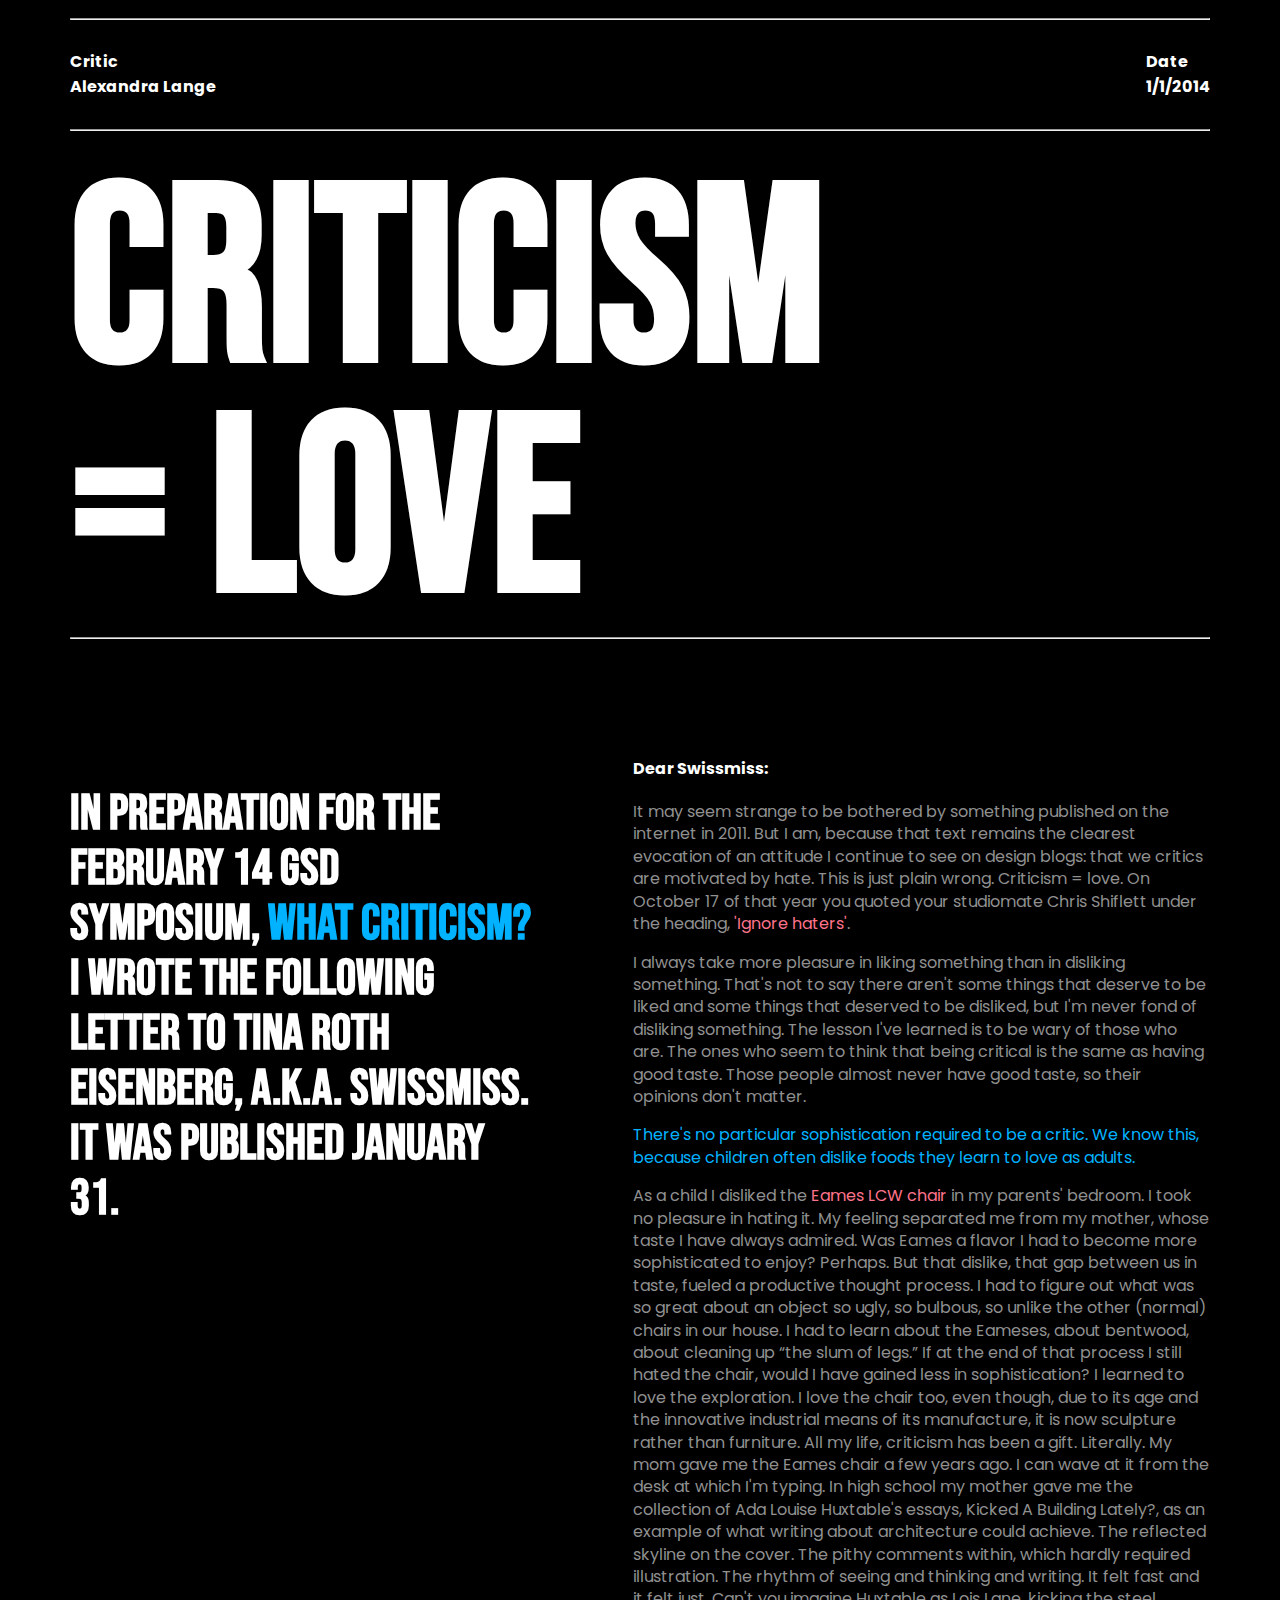
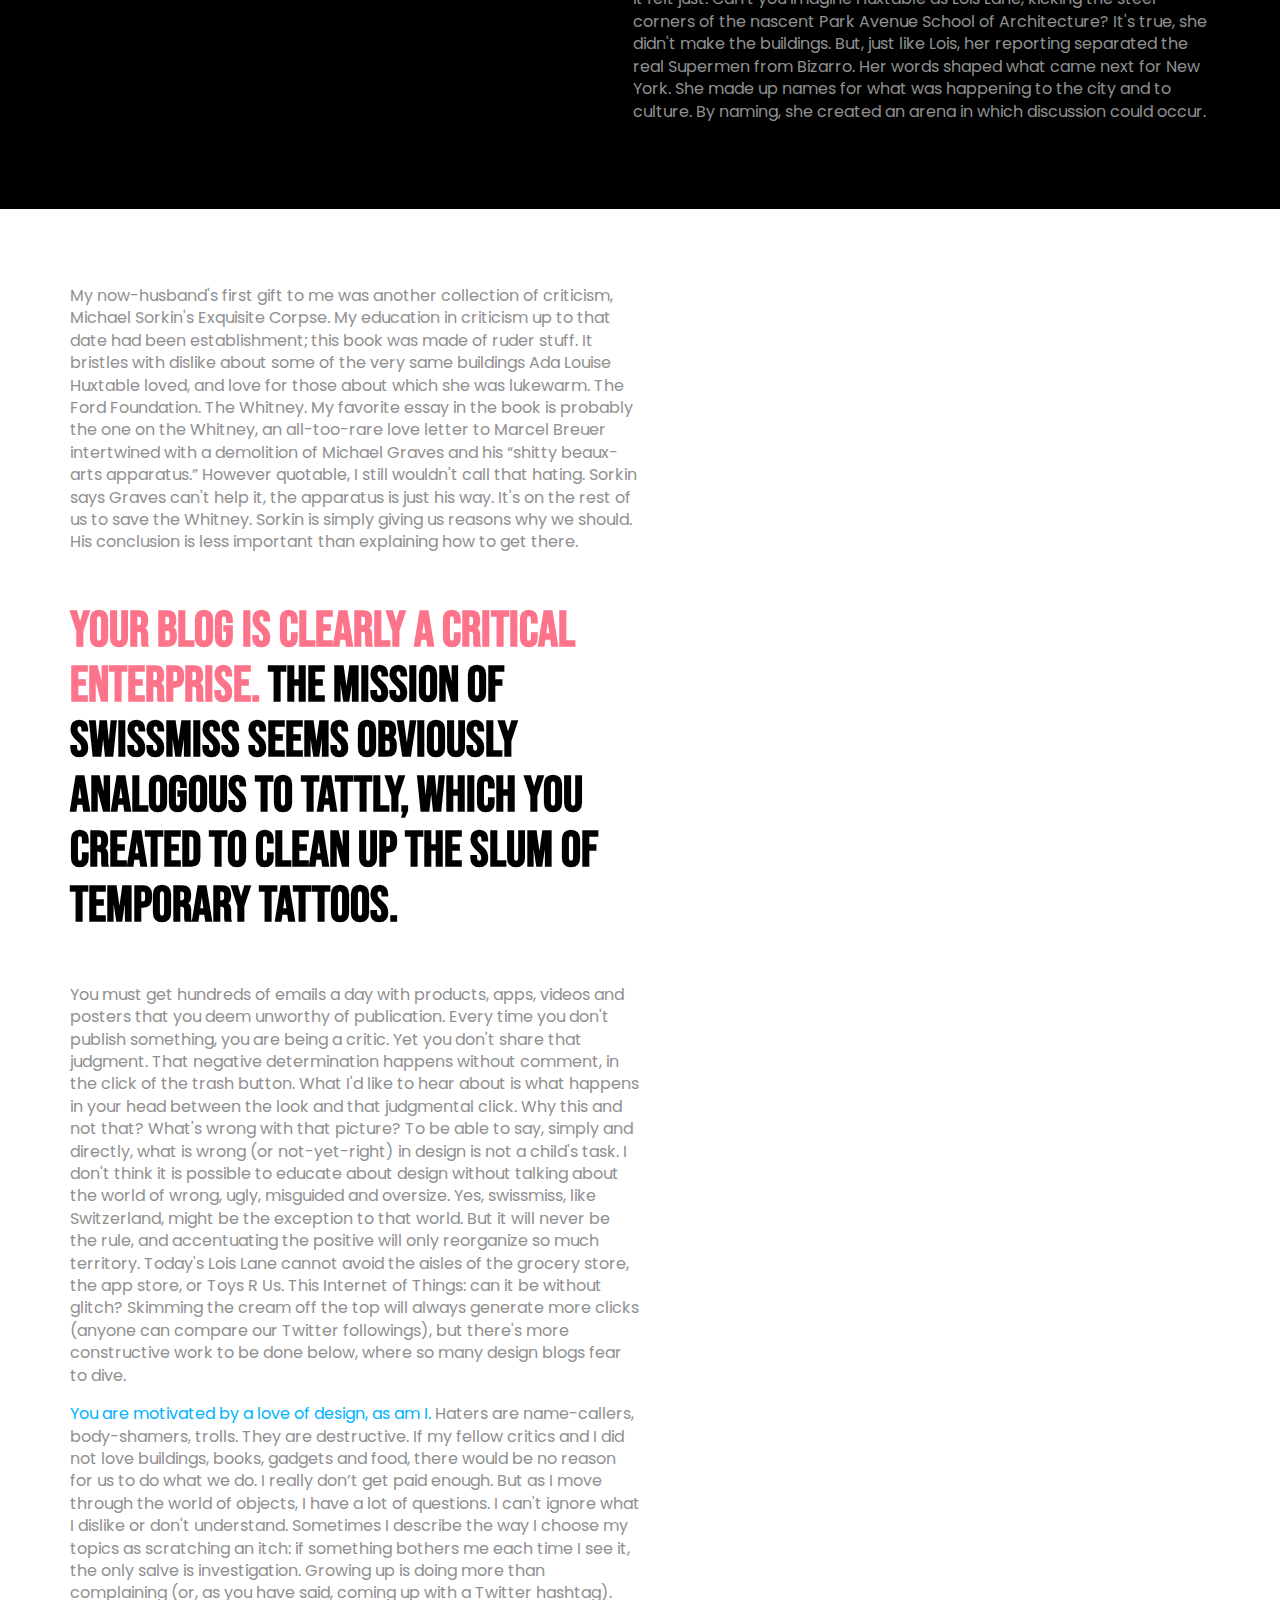
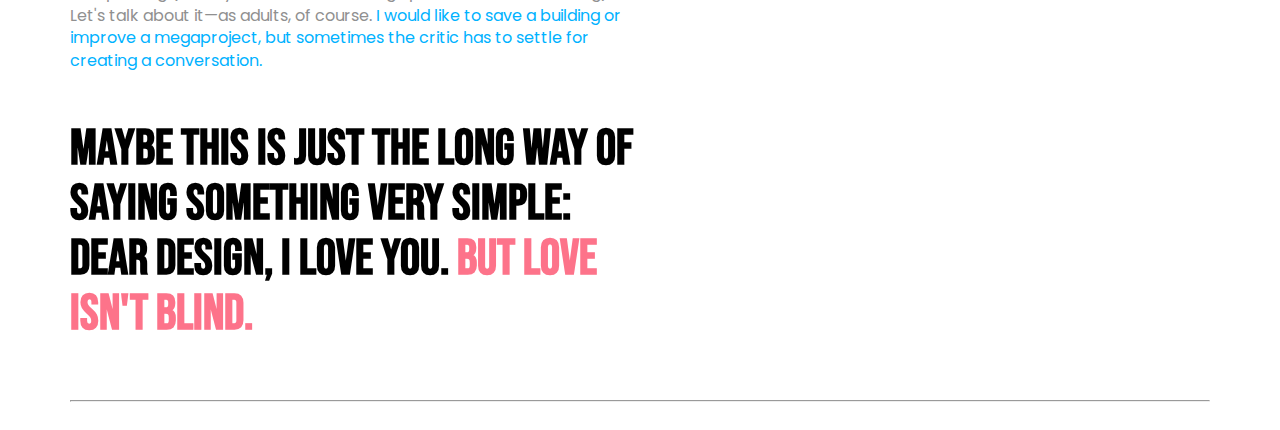
<file: index.html>
<!DOCTYPE html>
<html lang="en">
    <head>
        <meta name="viewport" content="width=device-width, initial-scale=1">
        <link rel="preconnect" href="https://fonts.googleapis.com">
        <link rel="preconnect" href="https://fonts.gstatic.com" crossorigin>
        <link href="https://fonts.googleapis.com/css2?family=Bebas+Neue&family=Poppins:ital,wght@0,100;0,200;0,300;0,400;0,500;0,600;0,700;0,800;0,900;1,100;1,200;1,300;1,400;1,500;1,600;1,700;1,800;1,900&display=swap" rel="stylesheet">
        <title>
            Criticism = Love
        </title>
        <link rel="stylesheet" href="style.css"/>

    </head>

    <body>
        <section class="navbar">
            <hr>
            <div class="uppernav">
                <div class="column-1">
                    <h4>
                        Critic
                        <br>
                        Alexandra Lange
                    </div>

                    <div class="column-2">
                        <h4>
                            Date
                            <br>
                            1/1/2014
                        </h4>
                    </div>


                </div>


                <hr>

            </section>
            <section class="hero">
                <h1>Criticism
                    <br>
                    = Love
                </h1>
                <hr>
            </section>


            <section class="section1">

                <div class="row">

                    <div class="columnpara">
                        <h3>In preparation for the February 14  GSD symposium,
                            <span class="bluehighlight">
                                What criticism?
                            </span>
                            I wrote the following letter to Tina Roth Eisenberg, a.k.a. swissmiss. It was published January 31.</h3>
                    </div>

                    <div class="column">
                        <h4>Dear Swissmiss:</h4>

                        <p>It may seem strange to be bothered by something published on the internet in 2011. But I am, because that text remains the clearest evocation of an attitude I continue to see on design blogs: that we critics are motivated by hate. This is just plain wrong. Criticism = love.
                                                        
                                                                    On October 17 of that year you quoted your studiomate Chris Shiflett under the heading,
                            <span class="pinkhighlight">
                                'Ignore haters'</span>.</p>

                        <p>
                            I always take more pleasure in liking something than in disliking something. That's not to say there aren't some things that deserve to be liked and some things that deserved to be disliked, but I'm never fond of disliking something.
                                                        
                                                        The lesson I've learned is to be wary of those who are. The ones who seem to think that being critical is the same as having good taste. Those people almost never have good taste, so their opinions don't matter.

                        </p>

                        <p class="bluehighlight">
                            There's no particular sophistication required to be a critic. We know this, because children often dislike foods they learn to love as adults.
                        </p>

                        <p>
                            As a child I disliked the
                            <span class="pinkhighlight">
                                Eames LCW chair
                            </span>
                            in my parents' bedroom. I took no pleasure in hating it. My feeling separated me from my mother, whose taste I have always admired. Was Eames a flavor I had to become more sophisticated to enjoy? Perhaps. But that dislike, that gap between us in taste, fueled a productive thought process. I had to figure out what was so great about an object so ugly, so bulbous, so unlike the other (normal) chairs in our house. I had to learn about the Eameses, about bentwood, about cleaning up “the slum of legs.” If at the end of that process I still hated the chair, would I have gained less in sophistication? I learned to love the exploration. I love the chair too, even though, due to its age and the innovative industrial means of its manufacture, it is now sculpture rather than furniture.
                                                        
                                                        All my life, criticism has been a gift. Literally. My mom gave me the Eames chair a few years ago. I can wave at it from the desk at which I'm typing.
                                                        
                                                        In high school my mother gave me the collection of Ada Louise Huxtable's essays, Kicked A Building Lately?, as an example of what writing about architecture could achieve. The reflected skyline on the cover. The pithy comments within, which hardly required illustration. The rhythm of seeing and thinking and writing. It felt fast and it felt just. Can't you imagine Huxtable as Lois Lane, kicking the steel corners of the nascent Park Avenue School of Architecture? It's true, she didn't make the buildings. But, just like Lois, her reporting separated the real Supermen from Bizarro. Her words shaped what came next for New York. She made up names for what was happening to the city and to culture. By naming, she created an arena in which discussion could occur.
                        </p>
                    </div>
                </div>
            </section>


            <section class="section2">


                <div class="row">
                    <div class="column">
                        <p>
                            My now-husband's first gift to me was another collection of criticism, Michael Sorkin's Exquisite Corpse. My education in criticism up to that date had been establishment; this book was made of ruder stuff. It bristles with dislike about some of the very same buildings Ada Louise Huxtable loved, and love for those about which she was lukewarm. The Ford Foundation. The Whitney. My favorite essay in the book is probably the one on the Whitney, an all-too-rare love letter to Marcel Breuer intertwined with a demolition of Michael Graves and his “shitty beaux-arts apparatus.” However quotable, I still wouldn't call that hating. Sorkin says Graves can't help it, the apparatus is just his way. It's on the rest of us to save the Whitney. Sorkin is simply giving us reasons why we should. His conclusion is less important than explaining how to get there.
                        </p>

                        <h3>
                            <span class="pinkhighlight">
                                Your blog is clearly a critical enterprise.</span>
                            The mission of swissmiss seems obviously analogous to Tattly, which you created to clean up the slum of temporary tattoos.</h3>

                        <p>You must get hundreds of emails a day with products, apps, videos and posters that you deem unworthy of publication. Every time you don't publish something, you are being a critic. Yet you don't share that judgment. That negative determination happens without comment, in the click of the trash button. What I'd like to hear about is what happens in your head between the look and that judgmental click. Why this and not that? What's wrong with that picture?
                                                        
                                                                To be able to say, simply and directly, what is wrong (or not-yet-right) in design is not a child's task. I don't think it is possible to educate about design without talking about the world of wrong, ugly, misguided and oversize. Yes, swissmiss, like Switzerland, might be the exception to that world. But it will never be the rule, and accentuating the positive will only reorganize so much territory. Today's Lois Lane cannot avoid the aisles of the grocery store, the app store, or Toys R Us. This Internet of Things: can it be without glitch? Skimming the cream off the top will always generate more clicks (anyone can compare our Twitter followings), but there's more constructive work to be done below, where so many design blogs fear to dive.

                        </p>
                        <p>
                            <span class="bluehighlight">You are motivated by a love of design, as am I.
                            </span>
                            Haters are name-callers, body-shamers, trolls. They are destructive. If my fellow critics and I did not love buildings, books, gadgets and food, there would be no reason for us to do what we do. I really don’t get paid enough. But as I move through the world of objects, I have a lot of questions. I can't ignore what I dislike or don't understand. Sometimes I describe the way I choose my topics as scratching an itch: if something bothers me each time I see it, the only salve is investigation. Growing up is doing more than complaining (or, as you have said, coming up with a Twitter hashtag). Let's talk about it—as adults, of course.
                            <span class="bluehighlight">
                                I would like to save a building or improve a megaproject, but sometimes the critic has to settle for creating a conversation.
                            </span>
                        </p>

                        <h3>Maybe this is just the long way of saying something very simple: Dear Design, I love you.
                            <span class="pinkhighlight">
                                But love isn't blind.
                            </span>
                        </h3>
                    </div>
                    <div class="column">
                        <div class="column12">
                        <div class="circle"></div>
                        <div class="circle"></div>
                        <div class="circle"></div> </div>
                    </div>


                </div>
                <hr>
            </section>


        </body>
    </body>
</html>
</file>
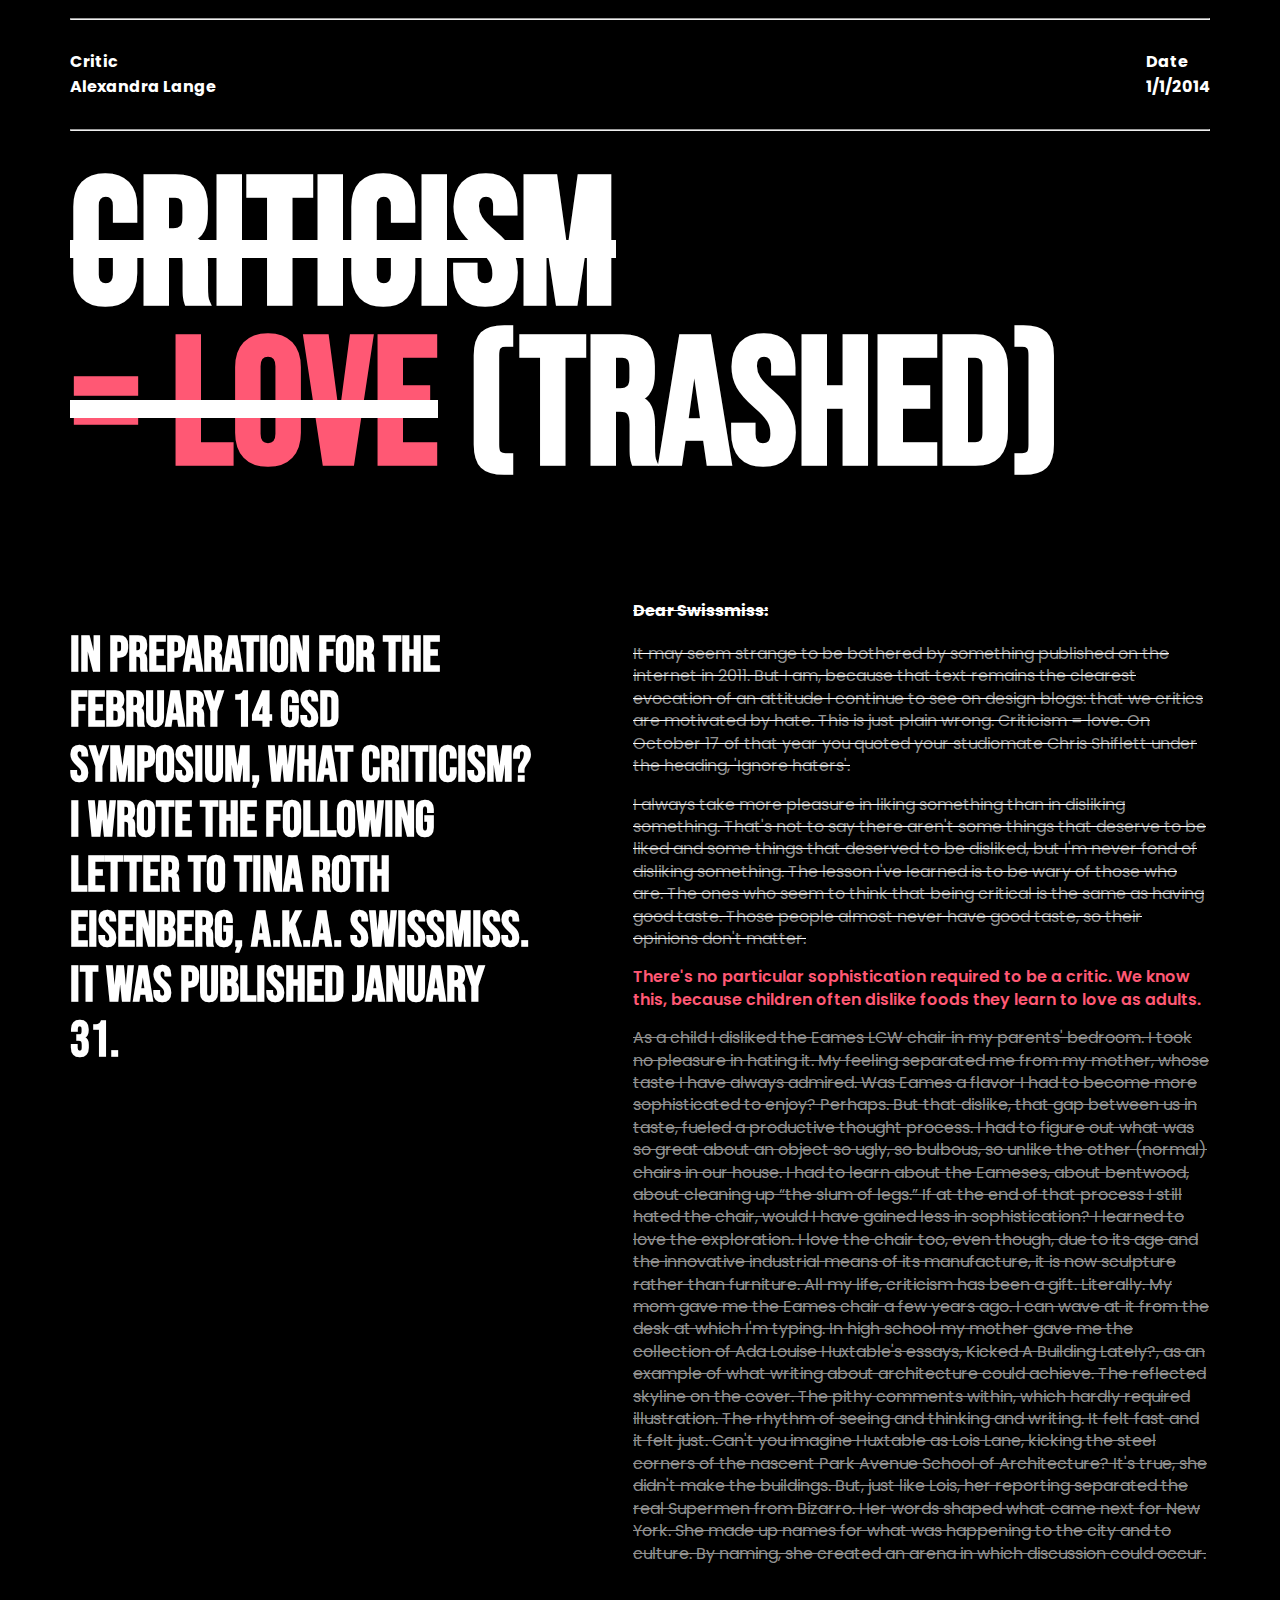
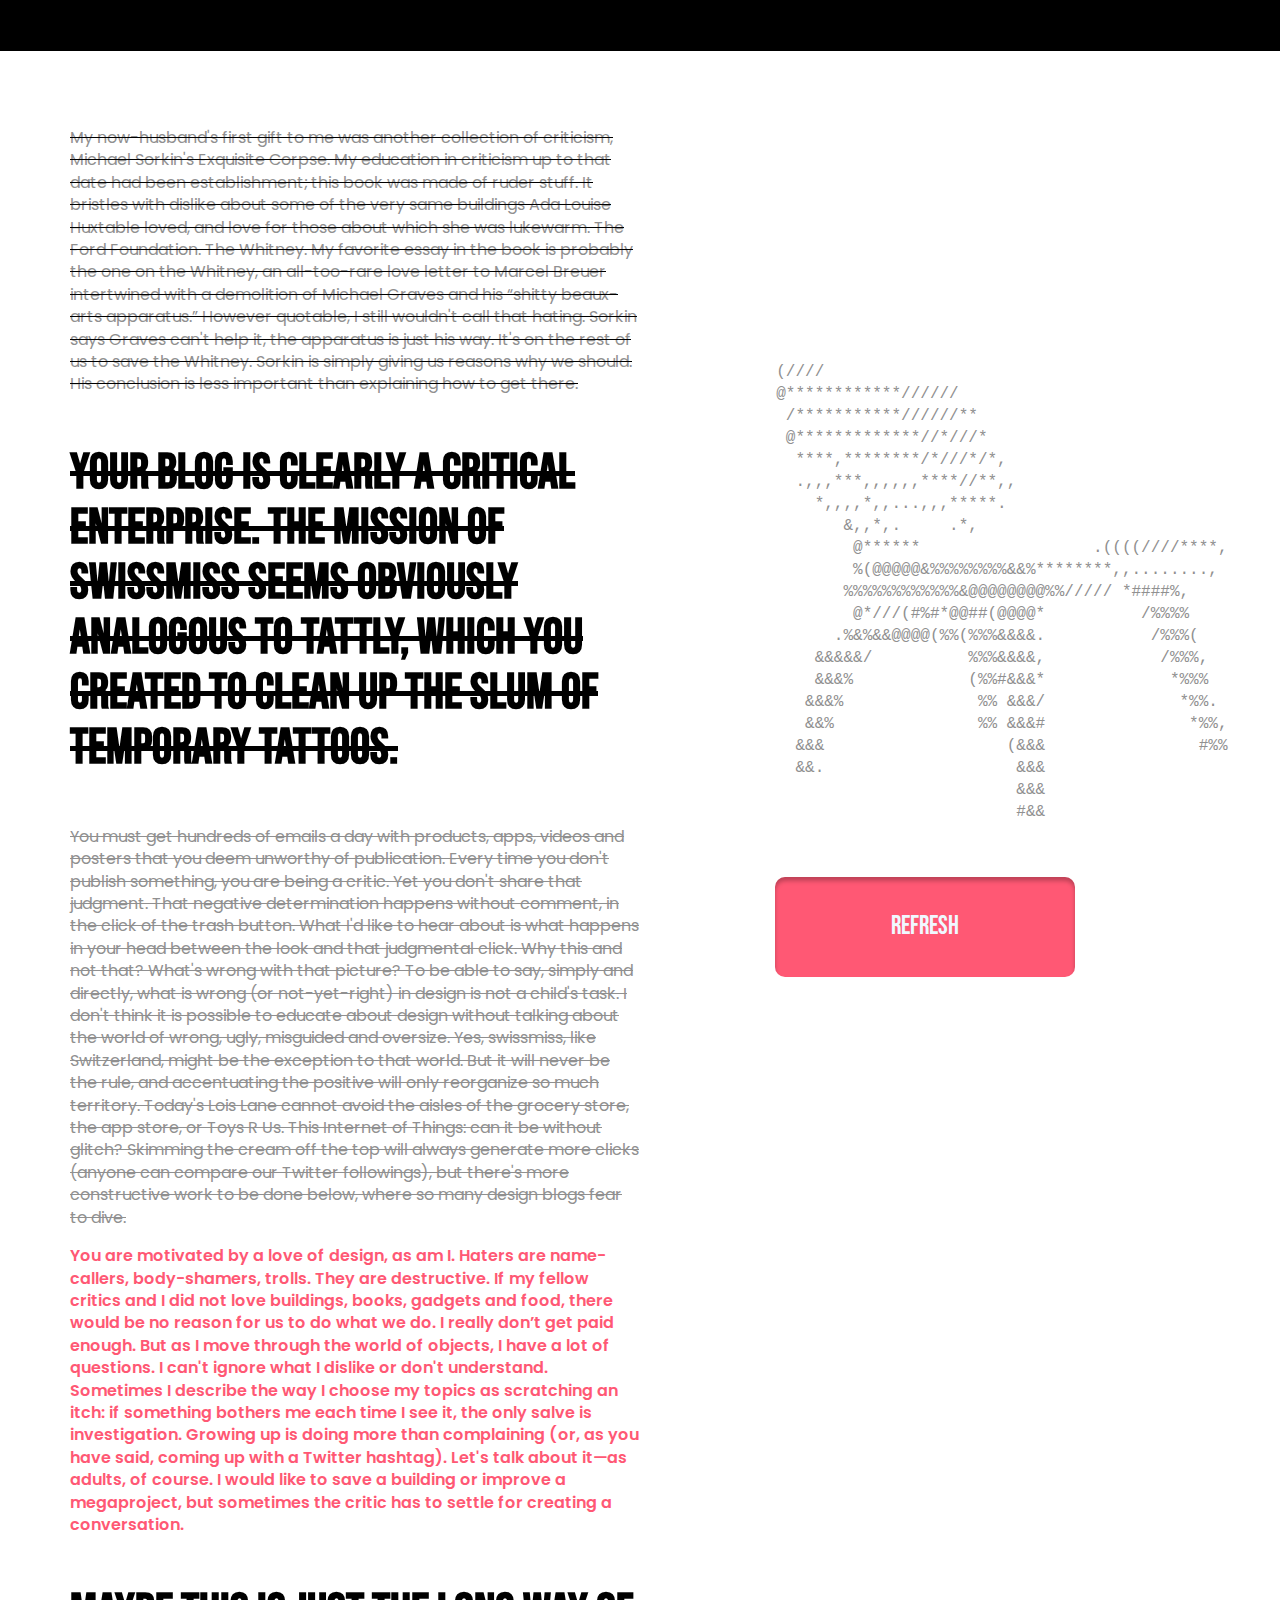
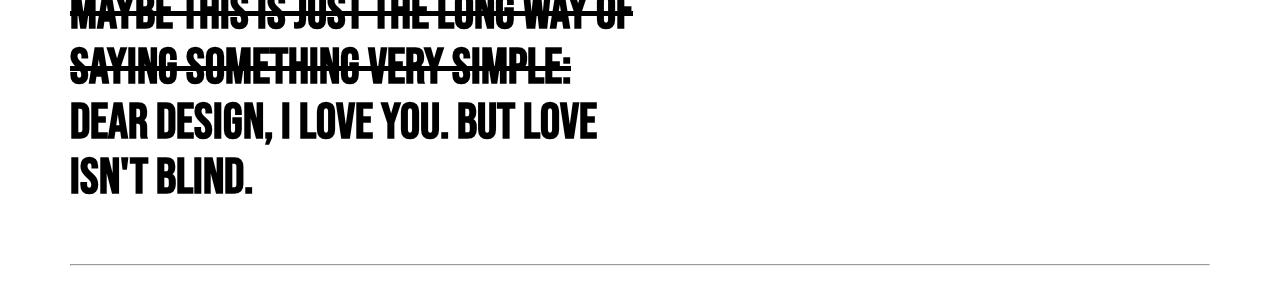
<file: trash.html>
<!DOCTYPE html>
<html lang="en">
    <head>
        <meta name="viewport" content="width=device-width, initial-scale=1">
        <link rel="preconnect" href="https://fonts.googleapis.com">
        <link rel="preconnect" href="https://fonts.gstatic.com" crossorigin>
        <link href="https://fonts.googleapis.com/css2?family=Bebas+Neue&family=Poppins:ital,wght@0,100;0,200;0,300;0,400;0,500;0,600;0,700;0,800;0,900;1,100;1,200;1,300;1,400;1,500;1,600;1,700;1,800;1,900&display=swap" rel="stylesheet">
        <title>
            Criticism = Love
        </title>
        <link rel="stylesheet" href="trash.css"/>
       

    </head>

    <body>
        <section class="navbar">
            <hr>
            <div class="uppernav">
                <div class="column-1">
                    <h4>
                        Critic
                        <br>
                        Alexandra Lange
                    </div>

                    <div class="column-2">
                        <h4>
                            Date
                            <br>
                            1/1/2014
                        </h4>
                    </div>


                </div>


                <hr>

            </section>
            <section class="hero">

               
                <s><h1>Criticism
                    <br>
                    <span class="pinkhighlight">   = Love</span></s> (Trashed)
                </h1>
            </section>


            <section class="section1">

                <div class="row">

                    <div class="columnpara">
                        <h3>In preparation for the February 14  GSD symposium,
                         
                                What criticism?
                           
                            I wrote the following letter to Tina Roth Eisenberg, a.k.a. swissmiss. It was published January 31.</h3>
                    </div>

                    <div class="column">
                        <s><h4>Dear Swissmiss:</h4>

                        <p>It may seem strange to be bothered by something published on the internet in 2011. But I am, because that text remains the clearest evocation of an attitude I continue to see on design blogs: that we critics are motivated by hate. This is just plain wrong. Criticism = love.
                                                        
                                                                    On October 17 of that year you quoted your studiomate Chris Shiflett under the heading,
                         
                                'Ignore haters'.</p>

                        <p>
                            I always take more pleasure in liking something than in disliking something. That's not to say there aren't some things that deserve to be liked and some things that deserved to be disliked, but I'm never fond of disliking something.
                                                        
                                                        The lesson I've learned is to be wary of those who are. The ones who seem to think that being critical is the same as having good taste. Those people almost never have good taste, so their opinions don't matter.

                        </p>

                        </s>
                           <p class="pinkhighlight"> There's no particular sophistication required to be a critic. We know this, because children often dislike foods they learn to love as adults.
                        </p><s>

                        <p>
                            As a child I disliked the
                          
                                Eames LCW chair
                          
                            in my parents' bedroom. I took no pleasure in hating it. My feeling separated me from my mother, whose taste I have always admired. Was Eames a flavor I had to become more sophisticated to enjoy? Perhaps. But that dislike, that gap between us in taste, fueled a productive thought process. I had to figure out what was so great about an object so ugly, so bulbous, so unlike the other (normal) chairs in our house. I had to learn about the Eameses, about bentwood, about cleaning up “the slum of legs.” If at the end of that process I still hated the chair, would I have gained less in sophistication? I learned to love the exploration. I love the chair too, even though, due to its age and the innovative industrial means of its manufacture, it is now sculpture rather than furniture.
                                                        
                                                        All my life, criticism has been a gift. Literally. My mom gave me the Eames chair a few years ago. I can wave at it from the desk at which I'm typing.
                                                        
                                                        In high school my mother gave me the collection of Ada Louise Huxtable's essays, Kicked A Building Lately?, as an example of what writing about architecture could achieve. The reflected skyline on the cover. The pithy comments within, which hardly required illustration. The rhythm of seeing and thinking and writing. It felt fast and it felt just. Can't you imagine Huxtable as Lois Lane, kicking the steel corners of the nascent Park Avenue School of Architecture? It's true, she didn't make the buildings. But, just like Lois, her reporting separated the real Supermen from Bizarro. Her words shaped what came next for New York. She made up names for what was happening to the city and to culture. By naming, she created an arena in which discussion could occur.
                        </s> </p>
                    </div>
                </div>
            </section>


            <section class="section2">


                <div class="row">
                    <div class="column">
                        <s><p>
                            My now-husband's first gift to me was another collection of criticism, Michael Sorkin's Exquisite Corpse. My education in criticism up to that date had been establishment; this book was made of ruder stuff. It bristles with dislike about some of the very same buildings Ada Louise Huxtable loved, and love for those about which she was lukewarm. The Ford Foundation. The Whitney. My favorite essay in the book is probably the one on the Whitney, an all-too-rare love letter to Marcel Breuer intertwined with a demolition of Michael Graves and his “shitty beaux-arts apparatus.” However quotable, I still wouldn't call that hating. Sorkin says Graves can't help it, the apparatus is just his way. It's on the rest of us to save the Whitney. Sorkin is simply giving us reasons why we should. His conclusion is less important than explaining how to get there.
                        </p>

                        <h3>
                            
                                Your blog is clearly a critical enterprise.
                            The mission of swissmiss seems obviously analogous to Tattly, which you created to clean up the slum of temporary tattoos.</h3>

                        <p>You must get hundreds of emails a day with products, apps, videos and posters that you deem unworthy of publication. Every time you don't publish something, you are being a critic. Yet you don't share that judgment. That negative determination happens without comment, in the click of the trash button. What I'd like to hear about is what happens in your head between the look and that judgmental click. Why this and not that? What's wrong with that picture?
                                                        
                                                                To be able to say, simply and directly, what is wrong (or not-yet-right) in design is not a child's task. I don't think it is possible to educate about design without talking about the world of wrong, ugly, misguided and oversize. Yes, swissmiss, like Switzerland, might be the exception to that world. But it will never be the rule, and accentuating the positive will only reorganize so much territory. Today's Lois Lane cannot avoid the aisles of the grocery store, the app store, or Toys R Us. This Internet of Things: can it be without glitch? Skimming the cream off the top will always generate more clicks (anyone can compare our Twitter followings), but there's more constructive work to be done below, where so many design blogs fear to dive.
                        </s>
                        </p>
                        <p class="strikethrough" >
                            <span class="pinkhighlight">
                           You are motivated by a love of design, as am I.
                         
                            Haters are name-callers, body-shamers, trolls. They are destructive. If my fellow critics and I did not love buildings, books, gadgets and food, there would be no reason for us to do what we do. I really don’t get paid enough. But as I move through the world of objects, I have a lot of questions. I can't ignore what I dislike or don't understand. Sometimes I describe the way I choose my topics as scratching an itch: if something bothers me each time I see it, the only salve is investigation. Growing up is doing more than complaining (or, as you have said, coming up with a Twitter hashtag). Let's talk about it—as adults, of course.
                            
                                I would like to save a building or improve a megaproject, but sometimes the critic has to settle for creating a conversation.
                            </span>
                        </p>

                        <h3><s>Maybe this is just the long way of saying something very simple:</s> <br>  Dear Design, I love you.
                           
                                But love isn't blind.
                            </span>
                        </h3>
                    </div>
                    <div class="column circlebottom">
                        

                        <div class="column12">
                                                      
                                                                 
                            <div class="ascii-arttwo">
                                (////                                                         
                                @************//////                                           
                                 /***********//////**                                         
                                 @*************//*///*                                        
                                  ****,********/*///*/*,                                      
                                  .,,,***,,,,,,****//**,,                                     
                                    *,,,,*,,...,,,*****.                                      
                                       &,,*,.     .*,                                         
                                        @******                  .((((////****,               
                                        %(@@@@@&%%%%%%%%&&%********,,........,                
                                       %%%%%%%%%%%%&@@@@@@@@%%///// *####%,                   
                                        @*///(#%#*@@##(@@@@*          /%%%%                   
                                      .%&%&&@@@@(%%(%%%&&&&.           /%%%(                  
                                    &&&&&/          %%%&&&&,            /%%%,                 
                                    &&&%            (%%#&&&*             *%%%                 
                                   &&&%              %% &&&/              *%%.                
                                   &&%               %% &&&#               *%%,               
                                  &&&                   (&&&                #%%               
                                  &&.                    &&&                                  
                                                         &&&                                  
                                                         #&&                                  
                                                                                                              
                                                               </div>  
                            <a href="index.html" id="last"><div class="circle1"> <p class="text12">Refresh </p></div></a>

                            
                        <!-- <div  class="circle2"> <p class="text12">Downvote</p></div>
                        <div  class="circle3"> <p class="text12"> Upvote</p></div>
                        <div  class="circle4"> <p class="text12"> Refresh</p></div>  </div> -->
                    </div></div>


                </div>

    
                <hr>
            </section>


        </body>
    </body>
</html>
</file>
<file: style.css>
:root {
  --font-size: 16px;
  --spacing: 22px;
  --margin: 70px;
  --marginmobile: 30px;
}

body {
  background-color: rgb(0, 0, 0);
  margin: 0px;
  color: white;
  font-family: "Poppins", sans-serif;
  font-size: 16px;
  overflow-x: hidden;
}

.ascii-art {
    font-family: monospace;
    white-space: pre;
    position: absolute;
    margin: auto;
    margin-left: 48%;
    color: rgb(253, 115, 138);
    z-index: -1;
    width: 30vw;
    max-width: 40vw;
    height: auto;
    margin-right: 20%;
}

.ascii-arttwo {
  font-family: monospace;
  white-space: pre;
  color: rgb(0, 0, 0);
  width: 200px;
  margin-left: -30%;
  color: #909090;
}



.row {
  display: flex;
  font-size: var(--font-size);
  line-height: var(--spacing);
}

.columnpara {
  flex: 40%;
  margin-right: 100px;
  font-family: "Bebas Neue", cursive;
  font-size: 36px;
  line-height: 40px;
}

.bluehighlight {
  color: #00b2ff;
}

.pinkhighlight {
  color: rgb(253, 115, 138);
}

.column {
  flex: 50%;
  display: block;
}

p {
  color: #909090;
  line-height: 140%;
}

.circle1 {
  border-radius: 10px;
  background-color: #000000;
  width: 300px;
  height: 100px;
  font-family: "Bebas Neue", cursive;
  font-size: 26px;
  color: rgb(191, 191, 191);
  display: flex;
  align-items: center;
  margin-right: auto;
  margin-left: auto;
  margin-bottom: 33px;
  margin-top: 10px;
  cursor: pointer;
  outline: none;
  transition: 0.2s all;
   box-shadow: inset 0px 4px 4px rgba(0, 0, 0, 0.25);
   
}

.circle1:hover{
  transform: scale(0.98);
  box-shadow: 3px 2px 22px 1px rgba(0, 0, 0, 0.353);
  background-color: rgb(55, 55, 55);
  color: aliceblue;
 
}

/* .circle2 {
  border-radius: 1000px;
  background-color:#E7165D;
  width: 140px;
  height: 140px;
  font-family: "Bebas Neue", cursive;
  font-size: 22px;
  color: black;
  display: flex;
  align-items: center;
  margin-right: auto;
  margin-left: auto;
  margin-bottom: 33px;
  margin-top: 33px;
  cursor: pointer;
  outline: none;
  transition: 0.2s all;
   box-shadow: inset 0px 4px 4px rgba(0, 0, 0, 0.25);
}

.circle2:hover{
  transform: scale(0.98);
  box-shadow: 3px 2px 22px 1px rgba(0, 0, 0, 0.353);
  background-color: black;
  color: aliceblue;
}

.circle3 {
  border-radius: 1000px;
  background-color:  #E7B916;
  width: 140px;
  height: 140px;
  font-family: "Bebas Neue", cursive;
  font-size: 22px;
  color: black;
  display: flex;
  align-items: center;
  margin-right: auto;
  margin-left: auto;
  margin-bottom: 33px;
  margin-top: 33px;
  cursor: pointer;
  outline: none;
  transition: 0.2s all;
   box-shadow: inset 0px 4px 4px rgba(0, 0, 0, 0.25);
}

.circle3:hover{
  transform: scale(0.98);
  box-shadow: 3px 2px 22px 1px rgba(0, 0, 0, 0.353);
  background-color: black;
  color: aliceblue;
}

.circle4 {
  border-radius: 1000px;
  background-color: #3CC572;
  width: 140px;
  height: 140px;
  font-family: "Bebas Neue", cursive;
  font-size: 22px;
  color: black;
  display: flex;
  align-items: center;
  margin-right: auto;
  margin-left: auto;
  margin-bottom: 33px;
  margin-top: 33px;
  cursor: pointer;
  outline: none;
  transition: 0.2s all;
   box-shadow: inset 0px 4px 4px rgba(0, 0, 0, 0.25);
}

.circle4:hover{
  transform: scale(0.98);
  box-shadow: 3px 2px 22px 1px rgba(0, 0, 0, 0.353);
  background-color: black;
  color: aliceblue;
} */


.text12{
  margin: auto;
  padding: auto;
  color: aliceblue;
  text-decoration: none;
}

a:link{text-decoration: none;}

.circlebottom{
  margin-top: 20%;
}
.uppernav {
  display: flex;
}

.uppernav:nth-child(2) {
  justify-content: space-between;
}

.column-2 {
  border-left: 1px solid black;
  padding-left: 18px;
}

.section1 {
  padding: var(--margin);
}

.section2 {
  background-color: rgb(255, 255, 255);
  color: rgb(0, 0, 0);
  padding: var(--margin);
  padding-top: 60px;
  padding-bottom: 20px;
}

.navbar {
  padding: var(--margin);
  padding-top: 10px;
  padding-bottom: 10px;
}

.hero {
  padding: var(--margin);
  padding-top: 20px;
  padding-bottom: 20px;
  
}

h1 {
  font-size: 250px;
  font-family: "Bebas Neue", cursive;
  line-height: 230px;
  margin: 0px;
  width: 70vw;
}

h3 {
  font-size: 50px;
  font-family: "Bebas Neue", cursive;
  line-height: 110%;
}











@media (max-width: 650px) {
  .row {
    flex-direction: column;
  }
  p {
    font-size: 12px;
  }
  .section2 {
    padding: var(--marginmobile);
    padding-top: 10px;
    padding-bottom: 10px;
  }
  .section1 {
    padding: var(--marginmobile);
    padding-top: 10px;
    padding-bottom: 10px;
  }
  .navbar {
    padding: var(--marginmobile);
    padding-top: 10px;
    padding-bottom: 10px;
  }
  .hero {
    padding: var(--marginmobile);
    padding-top: 10px;
    padding-bottom: 10px;
  }
  h1 {
    font-size: 100px;
    line-height: 90px;
    margin: 0px;
  }
  h3 {
    font-size: 22px;
    line-height: 24px;
    margin: 0px;
  }
  .columnpara {
    margin-right: 0px;
    font-size: 22px;
    line-height: 26px;
  }

  h4 {
    font-size: 12px;
    line-height: 18px;
    margin-top: 10px;
  }
  .column12{
    display: flex;
    }

    .circle1{
      border-radius: 1000px;
      width: 60px;
      height: 60px;
      margin-top: 10px;
      margin-bottom: 15px;

    }

    .circlebottom{
      margin-top: 0px;
      margin: 0%;
      padding: 0%;
    
    }
  
    .text12{
      font-size: 18px;
    }

    .circle1{
      border-radius: 10px;
      margin-right: 10px;
      width: 100px;
      height: 100px;
    }

    .ascii-art{
      display: none;
    }

    .ascii-arttwo{
      display: none;
    }

    /* .circle2{
      border-radius: 1000px;
      margin-right: 10px;
      width: 60px;
      height: 60px;
    }

    .circle3{
      border-radius: 1000px;
      margin-right: 10px;
      width: 60px;
      height: 60px;
    }

    .circle4{
      border-radius: 1000px;
      margin-right: 10px;
      width: 60px;
      height: 60px; */
    /* } */
}

@media print {
	div {
		background-color: white;
    color: black;
		font-size: 18pt;
		padding: 0in;
	}

  .bluehighlight{
    color: black;
  }

  .pinkhighlight{
    color: black;
  }

  h1{
    color: black;
  }
  
  .ascii-art{
    display: none;
  }
  
  .ascii-arttwo{
    display: none;
  }

  

  .circle1{
    display: none;
  }

}
</file>
<file: trash.css>
:root {
  --font-size: 16px;
  --spacing: 22px;
  --margin: 70px;
  --marginmobile: 30px;
}

body {
  background-color: rgb(0, 0, 0);
  margin: 0px;
  color: white;
  font-family: "Poppins", sans-serif;
  font-size: 16px;
  overflow-x: hidden;
}



.ascii-arttwo {
  font-family: monospace;
  white-space: pre;
  color: rgb(0, 0, 0);
  width: 200px;
  margin-left: -30%;
  color: #909090;
}

.row {
  display: flex;
  font-size: var(--font-size);
  line-height: var(--spacing);
}

.columnpara {
  flex: 40%;
  margin-right: 100px;
  font-family: "Bebas Neue", cursive;
  font-size: 36px;
  line-height: 40px;
}

.bluehighlight {
  color: #00b2ff;
}

.pinkhighlight {
  color: rgb(255, 88, 116);
  font-weight: 600;
}

.column {
  flex: 50%;
  display: block;
}

p {
  color: #909090;
  line-height: 140%;
}

.circle1 {
  border-radius: 10px;
  background-color: rgb(255, 88, 116);
  width: 300px;
  height: 100px;
  font-family: "Bebas Neue", cursive;
  font-size: 26px;
  color: rgb(191, 191, 191);
  display: flex;
  align-items: center;
  margin-right: auto;
  margin-left: auto;
  margin-bottom: 33px;
  margin-top: 10px;
  cursor: pointer;
  outline: none;
  transition: 0.2s all;
   box-shadow: inset 0px 4px 4px rgba(0, 0, 0, 0.25);
   
}

.circle1:hover{
  transform: scale(0.98);
  box-shadow: 3px 2px 22px 1px rgba(0, 0, 0, 0.353);
  background-color: rgb(55, 55, 55);
  color: aliceblue;
 
}

/* .circle2 {
  border-radius: 1000px;
  background-color:#E7165D;
  width: 140px;
  height: 140px;
  font-family: "Bebas Neue", cursive;
  font-size: 22px;
  color: black;
  display: flex;
  align-items: center;
  margin-right: auto;
  margin-left: auto;
  margin-bottom: 33px;
  margin-top: 33px;
  cursor: pointer;
  outline: none;
  transition: 0.2s all;
   box-shadow: inset 0px 4px 4px rgba(0, 0, 0, 0.25);
}

.circle2:hover{
  transform: scale(0.98);
  box-shadow: 3px 2px 22px 1px rgba(0, 0, 0, 0.353);
  background-color: black;
  color: aliceblue;
}

.circle3 {
  border-radius: 1000px;
  background-color:  #E7B916;
  width: 140px;
  height: 140px;
  font-family: "Bebas Neue", cursive;
  font-size: 22px;
  color: black;
  display: flex;
  align-items: center;
  margin-right: auto;
  margin-left: auto;
  margin-bottom: 33px;
  margin-top: 33px;
  cursor: pointer;
  outline: none;
  transition: 0.2s all;
   box-shadow: inset 0px 4px 4px rgba(0, 0, 0, 0.25);
}

.circle3:hover{
  transform: scale(0.98);
  box-shadow: 3px 2px 22px 1px rgba(0, 0, 0, 0.353);
  background-color: black;
  color: aliceblue;
}

.circle4 {
  border-radius: 1000px;
  background-color: #3CC572;
  width: 140px;
  height: 140px;
  font-family: "Bebas Neue", cursive;
  font-size: 22px;
  color: black;
  display: flex;
  align-items: center;
  margin-right: auto;
  margin-left: auto;
  margin-bottom: 33px;
  margin-top: 33px;
  cursor: pointer;
  outline: none;
  transition: 0.2s all;
   box-shadow: inset 0px 4px 4px rgba(0, 0, 0, 0.25);
}

.circle4:hover{
  transform: scale(0.98);
  box-shadow: 3px 2px 22px 1px rgba(0, 0, 0, 0.353);
  background-color: black;
  color: aliceblue;
} */


.text12{
  margin: auto;
  padding: auto;
  color: aliceblue;
  text-decoration: none;
}

a:link{text-decoration: none;}

.circlebottom{
  margin-top: 20%;
}
.uppernav {
  display: flex;
}

.uppernav:nth-child(2) {
  justify-content: space-between;
}

.column-2 {
  border-left: 1px solid black;
  padding-left: 18px;
}

.section1 {
  padding: var(--margin);
}

.section2 {
  background-color: rgb(255, 255, 255);
  color: rgb(0, 0, 0);
  padding: var(--margin);
  padding-top: 60px;
  padding-bottom: 20px;
}

.navbar {
  padding: var(--margin);
  padding-top: 10px;
  padding-bottom: 10px;
}

.hero {
  padding: var(--margin);
  padding-top: 20px;
  padding-bottom: 20px;
  
}

h1 {
  font-size: 180px;
  font-family: "Bebas Neue", cursive;
  line-height: 160px;
  margin: 0px;
}

h3 {
  font-size: 50px;
  font-family: "Bebas Neue", cursive;
  line-height: 110%;
}











@media (max-width: 650px) {
  .row {
    flex-direction: column;
  }
  p {
    font-size: 12px;
  }
  .section2 {
    padding: var(--marginmobile);
    padding-top: 10px;
    padding-bottom: 10px;
  }
  .section1 {
    padding: var(--marginmobile);
    padding-top: 10px;
    padding-bottom: 10px;
  }
  .navbar {
    padding: var(--marginmobile);
    padding-top: 10px;
    padding-bottom: 10px;
  }
  .hero {
    padding: var(--marginmobile);
    padding-top: 10px;
    padding-bottom: 10px;
  }
  h1 {
    font-size: 100px;
    line-height: 90px;
    margin: 0px;
  }
  h3 {
    font-size: 22px;
    line-height: 24px;
    margin: 0px;
  }
  .columnpara {
    margin-right: 0px;
    font-size: 22px;
    line-height: 26px;
  }

  h4 {
    font-size: 12px;
    line-height: 18px;
    margin-top: 10px;
  }
  .column12{
    display: flex;
    }

    .circle1{
      border-radius: 1000px;
      width: 60px;
      height: 60px;
      margin-top: 10px;
      margin-bottom: 15px;

    }

    .circlebottom{
      margin-top: 0px;
      margin: 0%;
      padding: 0%;
    
    }
  
    .text12{
      font-size: 18px;
    }

    .circle1{
      border-radius: 10px;
      margin-right: 10px;
      width: 100px;
      height: 100px;
    }

    .ascii-art{
      display: none;
    }

    .ascii-arttwo{
      display: none;
    }

    /* .circle2{
      border-radius: 1000px;
      margin-right: 10px;
      width: 60px;
      height: 60px;
    }

    .circle3{
      border-radius: 1000px;
      margin-right: 10px;
      width: 60px;
      height: 60px;
    }

    .circle4{
      border-radius: 1000px;
      margin-right: 10px;
      width: 60px;
      height: 60px; */
    /* } */
}

@media print {
	div {
		background-color: white;
    color: black;
		font-size: 18pt;
		padding: 0in;
	}

  .bluehighlight{
    color: black;
  }

  .pinkhighlight{
    color: black;
  }

  h1{
    color: black;
  }
  
  .ascii-art{
    display: none;
  }
  
  .ascii-arttwo{
    display: none;
  }


  .circle1{
    display: none;
  }

  }
</file>
